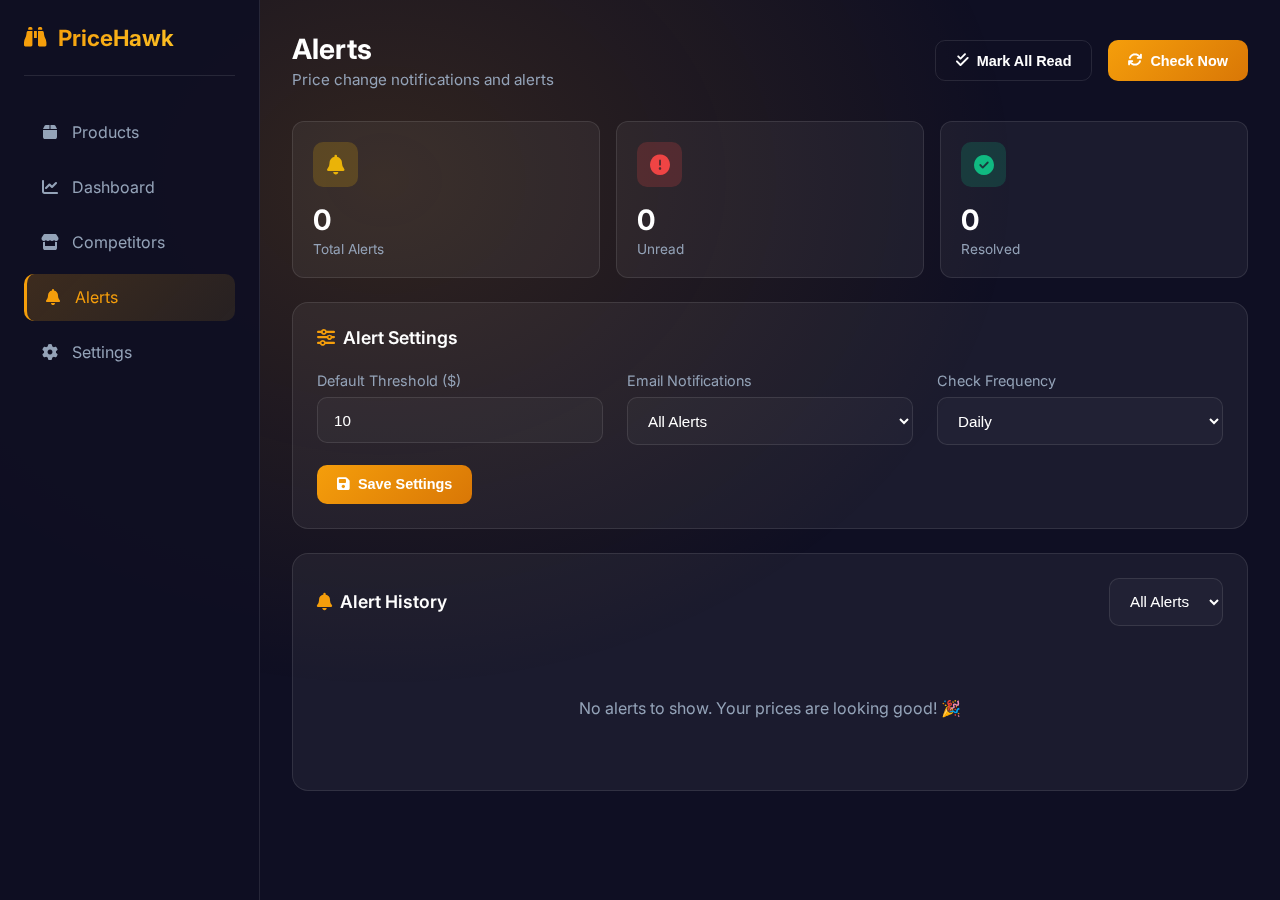
<file: alerts.html>
<!DOCTYPE html>
<html lang="en">

<head>
    <meta charset="UTF-8">
    <meta name="viewport" content="width=device-width, initial-scale=1.0">
    <title>Alerts - PriceHawk</title>
    <link href="https://fonts.googleapis.com/css2?family=Inter:wght@300;400;500;600;700;800&display=swap"
        rel="stylesheet">
    <link rel="stylesheet" href="https://cdnjs.cloudflare.com/ajax/libs/font-awesome/6.4.0/css/all.min.css">
    <link rel="stylesheet" href="styles.css">
    <script src="api.js"></script>
</head>

<body>
    <div class="bg-gradient"></div>

    <nav class="sidebar">
        <div class="sidebar-logo"><i class="fas fa-binoculars"></i><span>PriceHawk</span></div>
        <ul class="nav-menu">
            <li class="nav-item"><a href="index.html" class="nav-link"><i class="fas fa-box"></i> Products</a></li>
            <li class="nav-item"><a href="dashboard.html" class="nav-link"><i class="fas fa-chart-line"></i>
                    Dashboard</a></li>
            <li class="nav-item"><a href="competitors.html" class="nav-link"><i class="fas fa-store"></i>
                    Competitors</a></li>
            <li class="nav-item"><a href="alerts.html" class="nav-link active"><i class="fas fa-bell"></i> Alerts</a>
            </li>
            <li class="nav-item"><a href="settings.html" class="nav-link"><i class="fas fa-cog"></i> Settings</a></li>
        </ul>
    </nav>

    <main class="main-content">
        <div class="page-header">
            <div>
                <h1 class="page-title">Alerts</h1>
                <p class="page-subtitle">Price change notifications and alerts</p>
            </div>
            <div class="flex gap-2">
                <button class="btn btn-outline" onclick="markAllRead()"><i class="fas fa-check-double"></i> Mark All
                    Read</button>
                <button class="btn btn-primary" onclick="checkAlerts()"><i class="fas fa-sync"></i> Check Now</button>
            </div>
        </div>

        <div class="stats-grid">
            <div class="stat-card">
                <div class="stat-icon warning"><i class="fas fa-bell"></i></div>
                <div class="stat-value" id="totalAlerts">0</div>
                <div class="stat-label">Total Alerts</div>
            </div>
            <div class="stat-card">
                <div class="stat-icon danger"><i class="fas fa-exclamation-circle"></i></div>
                <div class="stat-value" id="unreadAlerts">0</div>
                <div class="stat-label">Unread</div>
            </div>
            <div class="stat-card">
                <div class="stat-icon success"><i class="fas fa-check-circle"></i></div>
                <div class="stat-value" id="resolvedAlerts">0</div>
                <div class="stat-label">Resolved</div>
            </div>
        </div>

        <div class="card">
            <div class="card-header">
                <h3 class="card-title"><i class="fas fa-sliders-h"></i> Alert Settings</h3>
            </div>
            <div class="grid-3">
                <div class="form-group">
                    <label class="form-label">Default Threshold ($)</label>
                    <input type="number" class="form-input" id="defaultThreshold" value="10" step="0.01">
                </div>
                <div class="form-group">
                    <label class="form-label">Email Notifications</label>
                    <select class="form-select" id="emailNotifs">
                        <option value="all">All Alerts</option>
                        <option value="important">Important Only</option>
                        <option value="none">Disabled</option>
                    </select>
                </div>
                <div class="form-group">
                    <label class="form-label">Check Frequency</label>
                    <select class="form-select" id="checkFreq">
                        <option value="hourly">Hourly</option>
                        <option value="daily">Daily</option>
                        <option value="weekly">Weekly</option>
                    </select>
                </div>
            </div>
            <button class="btn btn-primary" onclick="saveSettings()"><i class="fas fa-save"></i> Save Settings</button>
        </div>

        <div class="card">
            <div class="card-header">
                <h3 class="card-title"><i class="fas fa-bell"></i> Alert History</h3>
                <select class="form-select" style="width: auto;" id="alertFilter" onchange="filterAlerts()">
                    <option value="all">All Alerts</option>
                    <option value="unread">Unread</option>
                    <option value="read">Read</option>
                </select>
            </div>
            <div id="alertList"></div>
        </div>
    </main>

    <script>
        function loadAlerts() {
            const alerts = HawkAPI.alerts.getAll();

            document.getElementById('totalAlerts').textContent = alerts.length;
            document.getElementById('unreadAlerts').textContent = alerts.filter(a => !a.read).length;
            document.getElementById('resolvedAlerts').textContent = alerts.filter(a => a.resolved).length;

            renderAlerts(alerts);
            loadSettings();
        }

        function renderAlerts(alerts) {
            const container = document.getElementById('alertList');
            const filter = document.getElementById('alertFilter').value;

            let filtered = alerts;
            if (filter === 'unread') filtered = alerts.filter(a => !a.read);
            if (filter === 'read') filtered = alerts.filter(a => a.read);

            if (filtered.length === 0) {
                container.innerHTML = '<div style="text-align: center; padding: 3rem; color: var(--text-muted);">No alerts to show. Your prices are looking good! 🎉</div>';
                return;
            }

            container.innerHTML = filtered.map(a => `
                <div class="flex-between" style="padding: 1rem; background: ${a.read ? 'transparent' : 'rgba(245,158,11,0.05)'}; border: 1px solid var(--border); border-radius: 12px; margin-bottom: 0.75rem;">
                    <div class="flex gap-2" style="align-items: center;">
                        <div style="width: 45px; height: 45px; background: rgba(${a.type === 'price_alert' ? '245,158,11' : '239,68,68'},0.2); border-radius: 10px; display: flex; align-items: center; justify-content: center;">
                            <i class="fas fa-${a.type === 'price_alert' ? 'tag' : 'exclamation-triangle'}" style="color: ${a.type === 'price_alert' ? 'var(--primary)' : 'var(--danger)'}"></i>
                        </div>
                        <div>
                            <div style="font-weight: ${a.read ? '400' : '600'};">${a.productName || 'Price Alert'}</div>
                            <div class="text-muted" style="font-size: 0.85rem;">${a.message}</div>
                            <div class="text-muted" style="font-size: 0.8rem; margin-top: 0.25rem;">
                                Your: ${HawkAPI.format.currency(a.yourPrice)} vs Competitor: ${HawkAPI.format.currency(a.competitorPrice)}
                            </div>
                        </div>
                    </div>
                    <div class="flex gap-1" style="flex-direction: column; align-items: flex-end;">
                        <span class="text-muted" style="font-size: 0.8rem;">${HawkAPI.format.timeAgo(a.createdAt)}</span>
                        <div class="flex gap-1">
                            ${!a.read ? `<button class="btn btn-sm btn-outline" onclick="markRead('${a.id}')"><i class="fas fa-check"></i></button>` : ''}
                            <button class="btn btn-sm btn-outline" onclick="deleteAlert('${a.id}')"><i class="fas fa-trash"></i></button>
                        </div>
                    </div>
                </div>
            `).join('');
        }

        function filterAlerts() {
            renderAlerts(HawkAPI.alerts.getAll());
        }

        function markRead(id) {
            HawkAPI.alerts.markRead(id);
            loadAlerts();
        }

        function markAllRead() {
            const alerts = HawkAPI.alerts.getAll();
            alerts.forEach(a => a.read = true);
            HawkAPI.alerts.save(alerts);
            loadAlerts();
            HawkAPI.toast.success('All alerts marked as read');
        }

        function deleteAlert(id) {
            let alerts = HawkAPI.alerts.getAll();
            alerts = alerts.filter(a => a.id !== id);
            HawkAPI.alerts.save(alerts);
            loadAlerts();
        }

        function checkAlerts() {
            const newAlerts = HawkAPI.alerts.check();
            loadAlerts();
            if (newAlerts.length > 0) {
                HawkAPI.toast.show(`${newAlerts.length} new alert(s) found!`, 'warning');
            } else {
                HawkAPI.toast.success('No new alerts');
            }
        }

        function loadSettings() {
            const settings = HawkAPI.storage.get('alertSettings', {});
            document.getElementById('defaultThreshold').value = settings.threshold || 10;
            document.getElementById('emailNotifs').value = settings.emailNotifs || 'all';
            document.getElementById('checkFreq').value = settings.checkFreq || 'daily';
        }

        function saveSettings() {
            const settings = {
                threshold: parseFloat(document.getElementById('defaultThreshold').value) || 10,
                emailNotifs: document.getElementById('emailNotifs').value,
                checkFreq: document.getElementById('checkFreq').value
            };
            HawkAPI.storage.set('alertSettings', settings);
            HawkAPI.toast.success('Settings saved!');
        }

        loadAlerts();
    </script>
</body>

</html>
</file>
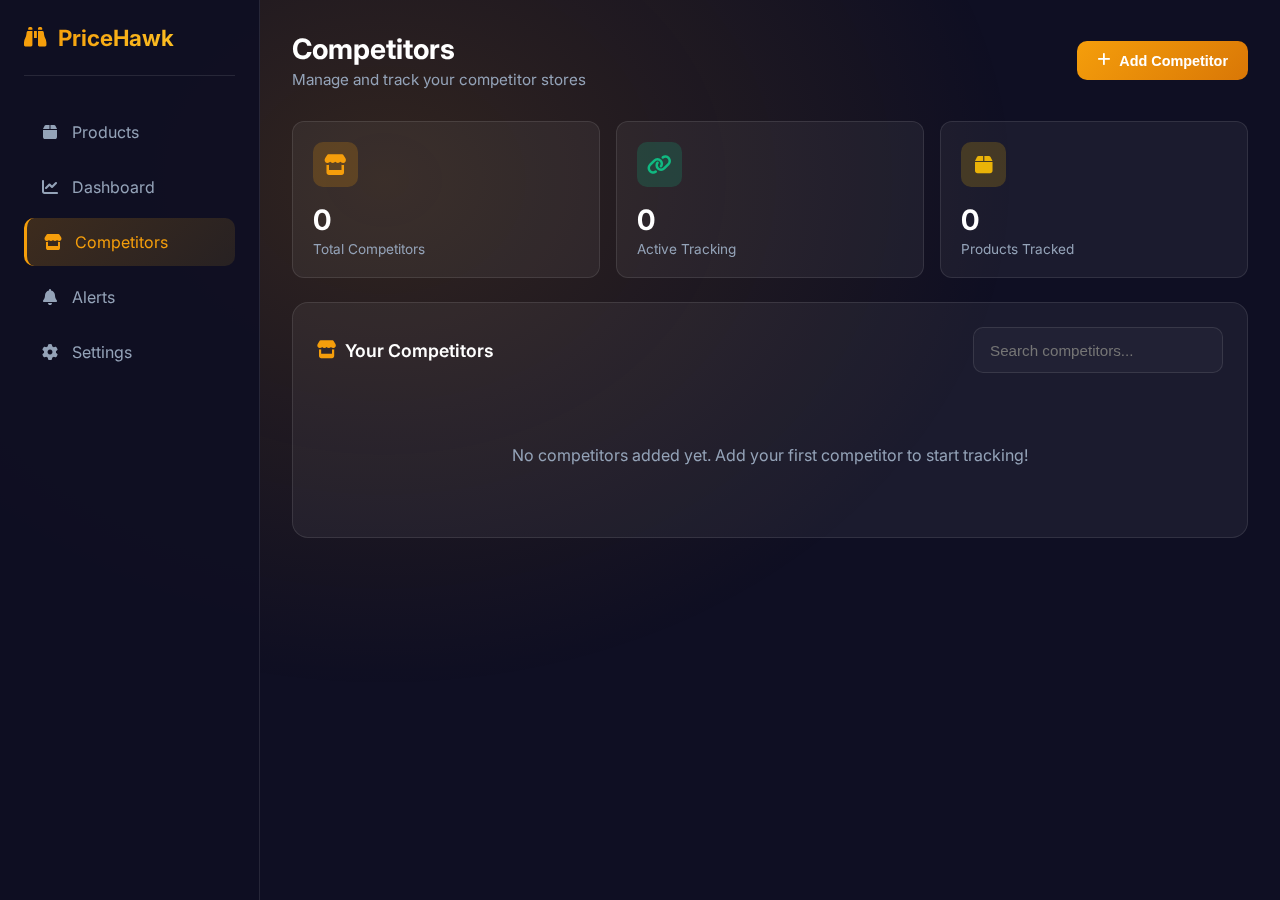
<file: competitors.html>
<!DOCTYPE html>
<html lang="en">

<head>
    <meta charset="UTF-8">
    <meta name="viewport" content="width=device-width, initial-scale=1.0">
    <title>Competitors - PriceHawk</title>
    <link href="https://fonts.googleapis.com/css2?family=Inter:wght@300;400;500;600;700;800&display=swap"
        rel="stylesheet">
    <link rel="stylesheet" href="https://cdnjs.cloudflare.com/ajax/libs/font-awesome/6.4.0/css/all.min.css">
    <link rel="stylesheet" href="styles.css">
    <script src="api.js"></script>
</head>

<body>
    <div class="bg-gradient"></div>

    <nav class="sidebar">
        <div class="sidebar-logo"><i class="fas fa-binoculars"></i><span>PriceHawk</span></div>
        <ul class="nav-menu">
            <li class="nav-item"><a href="index.html" class="nav-link"><i class="fas fa-box"></i> Products</a></li>
            <li class="nav-item"><a href="dashboard.html" class="nav-link"><i class="fas fa-chart-line"></i>
                    Dashboard</a></li>
            <li class="nav-item"><a href="competitors.html" class="nav-link active"><i class="fas fa-store"></i>
                    Competitors</a></li>
            <li class="nav-item"><a href="alerts.html" class="nav-link"><i class="fas fa-bell"></i> Alerts</a></li>
            <li class="nav-item"><a href="settings.html" class="nav-link"><i class="fas fa-cog"></i> Settings</a></li>
        </ul>
    </nav>

    <main class="main-content">
        <div class="page-header">
            <div>
                <h1 class="page-title">Competitors</h1>
                <p class="page-subtitle">Manage and track your competitor stores</p>
            </div>
            <button class="btn btn-primary" onclick="showAddModal()"><i class="fas fa-plus"></i> Add Competitor</button>
        </div>

        <div class="stats-grid">
            <div class="stat-card">
                <div class="stat-icon primary"><i class="fas fa-store"></i></div>
                <div class="stat-value" id="totalCompetitors">0</div>
                <div class="stat-label">Total Competitors</div>
            </div>
            <div class="stat-card">
                <div class="stat-icon success"><i class="fas fa-link"></i></div>
                <div class="stat-value" id="activeTracking">0</div>
                <div class="stat-label">Active Tracking</div>
            </div>
            <div class="stat-card">
                <div class="stat-icon warning"><i class="fas fa-box"></i></div>
                <div class="stat-value" id="productsTracked">0</div>
                <div class="stat-label">Products Tracked</div>
            </div>
        </div>

        <div class="card">
            <div class="card-header">
                <h3 class="card-title"><i class="fas fa-store"></i> Your Competitors</h3>
                <input type="text" class="form-input" style="width: 250px;" placeholder="Search competitors..."
                    id="searchInput" oninput="filterCompetitors()">
            </div>

            <div id="competitorGrid"
                style="display: grid; grid-template-columns: repeat(auto-fill, minmax(300px, 1fr)); gap: 1rem;"></div>
        </div>
    </main>

    <div class="modal" id="addModal"
        style="position: fixed; inset: 0; background: rgba(0,0,0,0.8); display: none; align-items: center; justify-content: center; z-index: 1000;">
        <div
            style="background: var(--bg-dark); border: 1px solid var(--border); border-radius: 20px; padding: 2rem; max-width: 500px; width: 90%;">
            <h3 style="margin-bottom: 1.5rem;">Add Competitor</h3>
            <div class="form-group">
                <label class="form-label">Competitor Name</label>
                <input type="text" class="form-input" id="compName" placeholder="e.g. Amazon, eBay">
            </div>
            <div class="form-group">
                <label class="form-label">Website URL</label>
                <input type="url" class="form-input" id="compUrl" placeholder="https://competitor.com">
            </div>
            <div class="form-group">
                <label class="form-label">Category</label>
                <select class="form-select" id="compCategory">
                    <option value="direct">Direct Competitor</option>
                    <option value="marketplace">Marketplace</option>
                    <option value="retailer">Retailer</option>
                    <option value="wholesale">Wholesale</option>
                </select>
            </div>
            <div class="form-group">
                <label class="form-label">Notes</label>
                <textarea class="form-input" id="compNotes" rows="3"
                    placeholder="Optional notes about this competitor"></textarea>
            </div>
            <div class="flex gap-2" style="margin-top: 1.5rem;">
                <button class="btn btn-primary" onclick="addCompetitor()" style="flex: 1;"><i class="fas fa-plus"></i>
                    Add Competitor</button>
                <button class="btn btn-outline" onclick="hideAddModal()">Cancel</button>
            </div>
        </div>
    </div>

    <script>
        function loadCompetitors() {
            const competitors = HawkAPI.competitors.getAll();
            const products = HawkAPI.products.getAll();

            document.getElementById('totalCompetitors').textContent = competitors.length;
            document.getElementById('activeTracking').textContent = competitors.filter(c => c.isActive !== false).length;
            document.getElementById('productsTracked').textContent = products.length;

            renderCompetitors(competitors);
        }

        function renderCompetitors(competitors) {
            const container = document.getElementById('competitorGrid');

            if (competitors.length === 0) {
                container.innerHTML = '<div style="text-align: center; padding: 3rem; color: var(--text-muted); grid-column: 1/-1;">No competitors added yet. Add your first competitor to start tracking!</div>';
                return;
            }

            container.innerHTML = competitors.map(c => `
                <div class="card" style="margin-bottom: 0;">
                    <div class="flex-between mb-2">
                        <div class="flex gap-2" style="align-items: center;">
                            <div style="width: 40px; height: 40px; background: linear-gradient(135deg, var(--primary), var(--secondary)); border-radius: 10px; display: flex; align-items: center; justify-content: center;">
                                <i class="fas fa-store"></i>
                            </div>
                            <div>
                                <div style="font-weight: 600;">${c.name}</div>
                                <div class="text-muted" style="font-size: 0.8rem;">${c.category || 'Direct Competitor'}</div>
                            </div>
                        </div>
                        <span class="badge ${c.isActive !== false ? 'badge-success' : 'badge-warning'}">${c.isActive !== false ? 'Active' : 'Paused'}</span>
                    </div>
                    <div class="text-muted mb-2" style="font-size: 0.85rem;">
                        <i class="fas fa-link"></i> <a href="${c.url}" target="_blank" style="color: var(--primary);">${new URL(c.url).hostname}</a>
                    </div>
                    ${c.notes ? `<div class="text-muted mb-2" style="font-size: 0.85rem;">${c.notes}</div>` : ''}
                    <div class="flex gap-1" style="margin-top: 1rem;">
                        <button class="btn btn-sm btn-outline" onclick="toggleCompetitor('${c.id}')">
                            <i class="fas fa-${c.isActive !== false ? 'pause' : 'play'}"></i> ${c.isActive !== false ? 'Pause' : 'Resume'}
                        </button>
                        <button class="btn btn-sm btn-outline" onclick="scrapeCompetitor('${c.id}')">
                            <i class="fas fa-sync"></i> Refresh
                        </button>
                        <button class="btn btn-sm btn-danger" onclick="deleteCompetitor('${c.id}')">
                            <i class="fas fa-trash"></i>
                        </button>
                    </div>
                </div>
            `).join('');
        }

        function filterCompetitors() {
            const search = document.getElementById('searchInput').value.toLowerCase();
            const competitors = HawkAPI.competitors.getAll().filter(c =>
                c.name.toLowerCase().includes(search) ||
                c.url.toLowerCase().includes(search)
            );
            renderCompetitors(competitors);
        }

        function showAddModal() { document.getElementById('addModal').style.display = 'flex'; }
        function hideAddModal() { document.getElementById('addModal').style.display = 'none'; }

        function addCompetitor() {
            const name = document.getElementById('compName').value.trim();
            const url = document.getElementById('compUrl').value.trim();
            const category = document.getElementById('compCategory').value;
            const notes = document.getElementById('compNotes').value.trim();

            if (!name || !url) {
                HawkAPI.toast.error('Please fill in required fields');
                return;
            }

            try {
                new URL(url);
            } catch {
                HawkAPI.toast.error('Please enter a valid URL');
                return;
            }

            HawkAPI.competitors.add({ name, url, category, notes, isActive: true });
            hideAddModal();
            loadCompetitors();
            HawkAPI.toast.success('Competitor added!');

            // Clear form
            ['compName', 'compUrl', 'compNotes'].forEach(id => document.getElementById(id).value = '');
        }

        function toggleCompetitor(id) {
            const competitors = HawkAPI.competitors.getAll();
            const comp = competitors.find(c => c.id === id);
            if (comp) {
                comp.isActive = !comp.isActive;
                HawkAPI.competitors.save(competitors);
                loadCompetitors();
                HawkAPI.toast.success(comp.isActive ? 'Tracking resumed' : 'Tracking paused');
            }
        }

        async function scrapeCompetitor(id) {
            const competitors = HawkAPI.competitors.getAll();
            const comp = competitors.find(c => c.id === id);
            if (comp) {
                HawkAPI.toast.show('Fetching latest prices...');
                await HawkAPI.scrapePrice(comp.url);
                comp.lastScraped = new Date().toISOString();
                HawkAPI.competitors.save(competitors);
                loadCompetitors();
                HawkAPI.toast.success('Prices updated!');
            }
        }

        function deleteCompetitor(id) {
            if (!confirm('Delete this competitor?')) return;
            HawkAPI.competitors.delete(id);
            loadCompetitors();
            HawkAPI.toast.success('Competitor deleted');
        }

        loadCompetitors();
    </script>
</body>

</html>
</file>
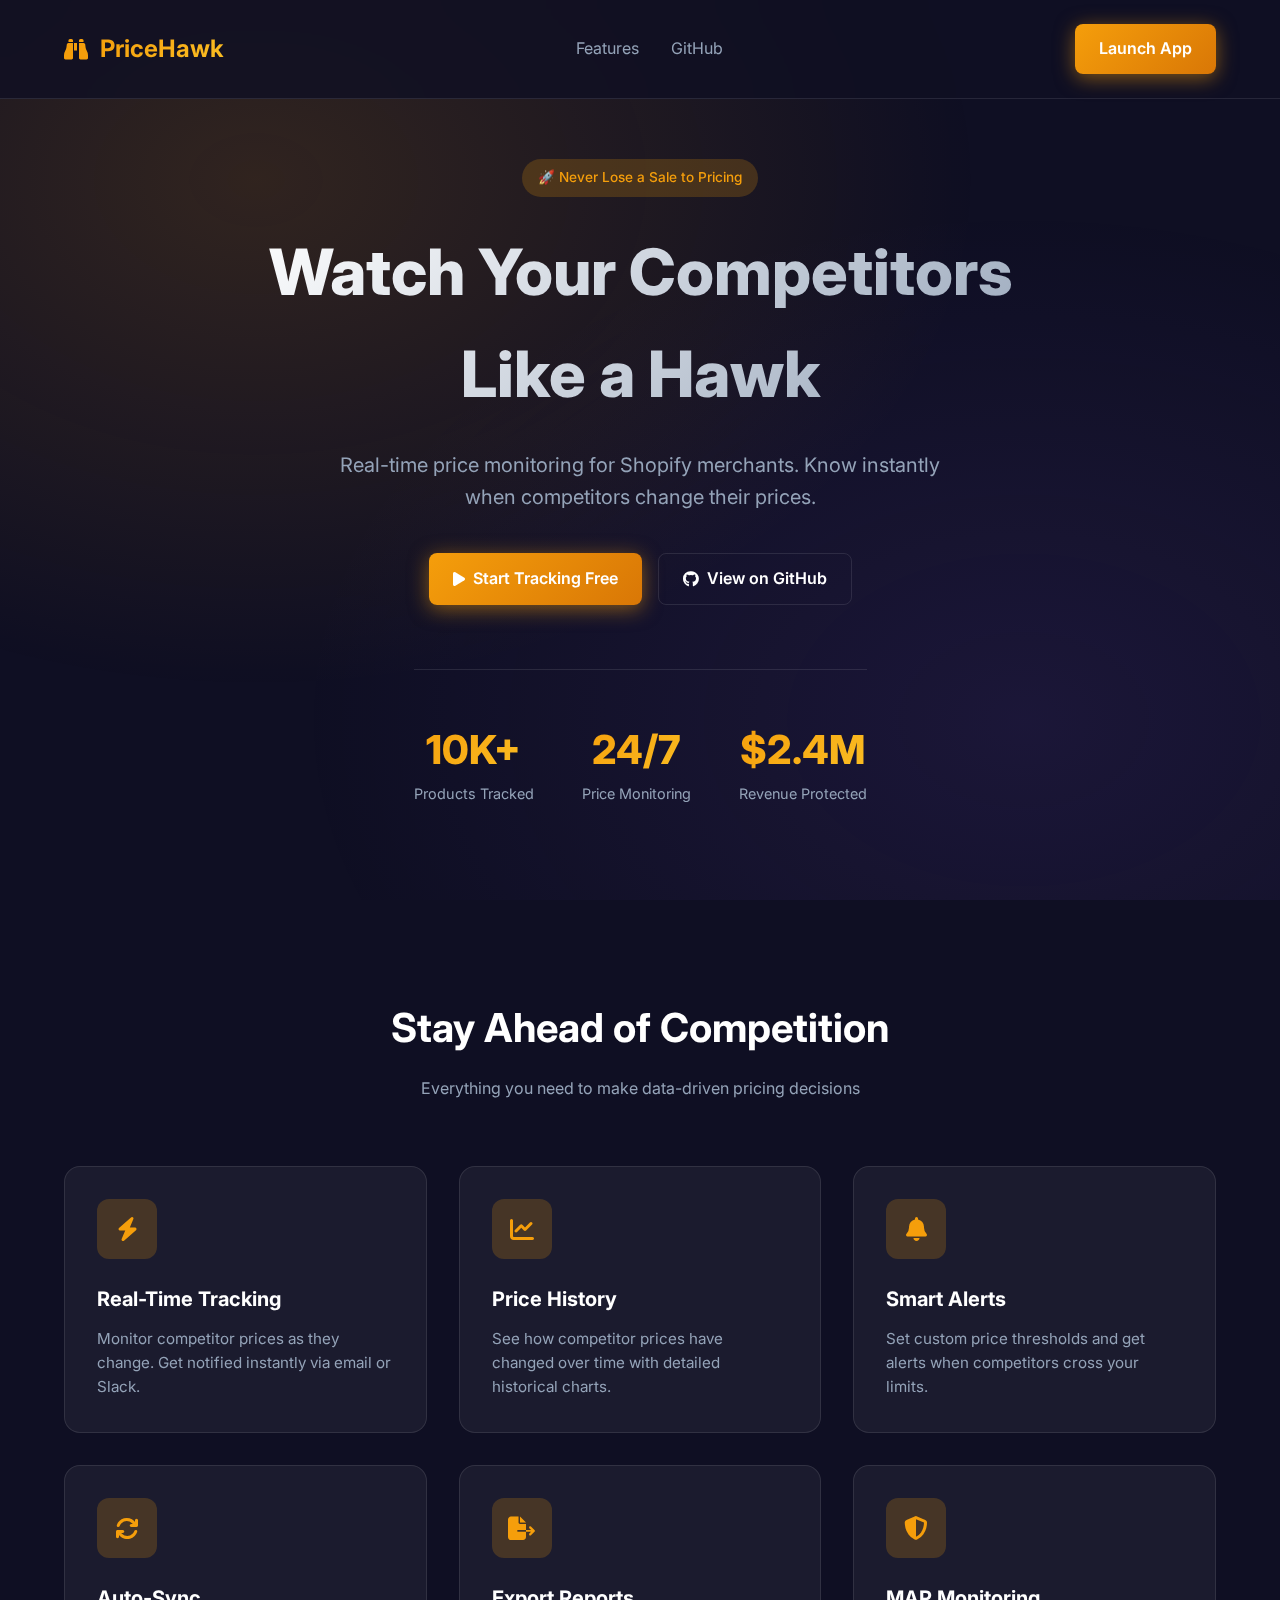
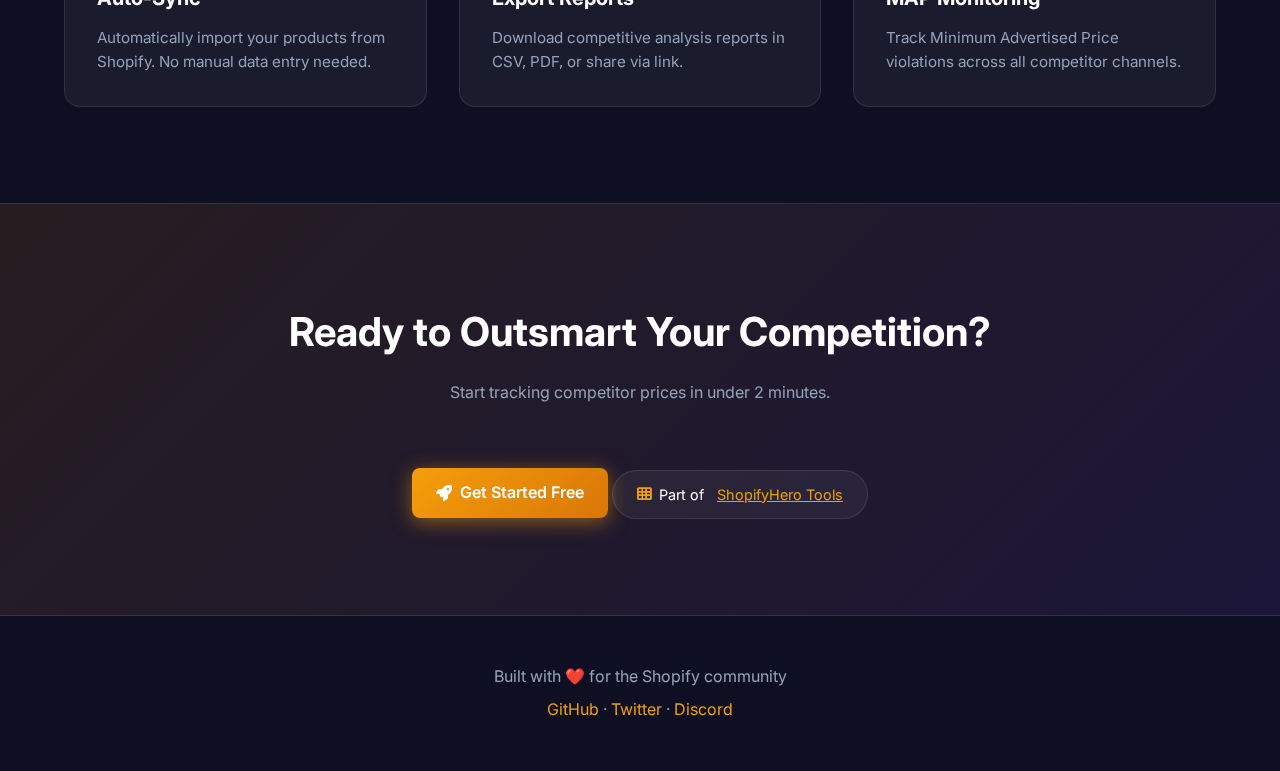
<file: landing.html>
<!DOCTYPE html>
<html lang="en">

<head>
    <meta charset="UTF-8">
    <meta name="viewport" content="width=device-width, initial-scale=1.0">
    <title>PriceHawk - Competitor Price Tracking for Shopify</title>
    <meta name="description"
        content="Track competitor prices in real-time. Get instant alerts when competitors change prices. Stay competitive.">
    <link href="https://fonts.googleapis.com/css2?family=Inter:wght@300;400;500;600;700;800&display=swap"
        rel="stylesheet">
    <link rel="stylesheet" href="https://cdnjs.cloudflare.com/ajax/libs/font-awesome/6.4.0/css/all.min.css">
    <style>
        :root {
            --primary: #f59e0b;
            --primary-dark: #d97706;
            --secondary: #8b5cf6;
            --bg-dark: #0f0f23;
            --bg-card: rgba(255, 255, 255, 0.05);
            --text: #ffffff;
            --text-muted: #94a3b8;
            --border: rgba(255, 255, 255, 0.1);
            --glow: rgba(245, 158, 11, 0.5);
        }

        * {
            margin: 0;
            padding: 0;
            box-sizing: border-box;
        }

        body {
            font-family: 'Inter', sans-serif;
            background: var(--bg-dark);
            color: var(--text);
            line-height: 1.6;
        }

        .bg-gradient {
            position: fixed;
            inset: 0;
            background:
                radial-gradient(ellipse at 20% 20%, rgba(245, 158, 11, 0.15) 0%, transparent 50%),
                radial-gradient(ellipse at 80% 80%, rgba(139, 92, 246, 0.1) 0%, transparent 50%);
            z-index: -1;
        }

        nav {
            display: flex;
            justify-content: space-between;
            align-items: center;
            padding: 1.5rem 5%;
            position: fixed;
            width: 100%;
            backdrop-filter: blur(20px);
            background: rgba(15, 15, 35, 0.8);
            border-bottom: 1px solid var(--border);
            z-index: 100;
        }

        .logo {
            display: flex;
            align-items: center;
            gap: 0.75rem;
            font-size: 1.5rem;
            font-weight: 700;
        }

        .logo i {
            color: var(--primary);
        }

        .logo span {
            background: linear-gradient(135deg, var(--primary), #fbbf24);
            -webkit-background-clip: text;
            -webkit-text-fill-color: transparent;
        }

        .nav-links {
            display: flex;
            gap: 2rem;
        }

        .nav-links a {
            color: var(--text-muted);
            text-decoration: none;
            transition: color 0.3s;
        }

        .nav-links a:hover {
            color: var(--text);
        }

        .btn {
            padding: 0.75rem 1.5rem;
            border: none;
            border-radius: 8px;
            font-weight: 600;
            cursor: pointer;
            transition: all 0.3s ease;
            text-decoration: none;
            display: inline-flex;
            align-items: center;
            gap: 0.5rem;
        }

        .btn-primary {
            background: linear-gradient(135deg, var(--primary), var(--primary-dark));
            color: white;
            box-shadow: 0 4px 20px var(--glow);
        }

        .btn-primary:hover {
            transform: translateY(-2px);
            box-shadow: 0 8px 30px var(--glow);
        }

        .hero {
            min-height: 100vh;
            display: flex;
            flex-direction: column;
            justify-content: center;
            align-items: center;
            text-align: center;
            padding: 8rem 5% 4rem;
        }

        .badge {
            background: rgba(245, 158, 11, 0.2);
            color: var(--primary);
            padding: 0.5rem 1rem;
            border-radius: 20px;
            font-size: 0.85rem;
            font-weight: 500;
            margin-bottom: 1.5rem;
        }

        .hero h1 {
            font-size: 4rem;
            font-weight: 800;
            margin-bottom: 1.5rem;
            background: linear-gradient(135deg, #fff 0%, #94a3b8 100%);
            -webkit-background-clip: text;
            -webkit-text-fill-color: transparent;
            max-width: 800px;
        }

        .hero p {
            color: var(--text-muted);
            font-size: 1.25rem;
            max-width: 600px;
            margin-bottom: 2.5rem;
        }

        .hero-buttons {
            display: flex;
            gap: 1rem;
            flex-wrap: wrap;
            justify-content: center;
        }

        .btn-outline {
            background: transparent;
            color: var(--text);
            border: 1px solid var(--border);
        }

        .stats {
            display: flex;
            gap: 3rem;
            margin-top: 4rem;
            padding-top: 3rem;
            border-top: 1px solid var(--border);
        }

        .stat {
            text-align: center;
        }

        .stat-value {
            font-size: 2.5rem;
            font-weight: 800;
            background: linear-gradient(135deg, var(--primary), #fbbf24);
            -webkit-background-clip: text;
            -webkit-text-fill-color: transparent;
        }

        .stat-label {
            color: var(--text-muted);
            font-size: 0.9rem;
        }

        .features {
            padding: 6rem 5%;
        }

        .section-header {
            text-align: center;
            margin-bottom: 4rem;
        }

        .section-header h2 {
            font-size: 2.5rem;
            margin-bottom: 1rem;
        }

        .section-header p {
            color: var(--text-muted);
            max-width: 600px;
            margin: 0 auto;
        }

        .features-grid {
            display: grid;
            grid-template-columns: repeat(auto-fit, minmax(300px, 1fr));
            gap: 2rem;
            max-width: 1200px;
            margin: 0 auto;
        }

        .feature-card {
            background: var(--bg-card);
            backdrop-filter: blur(20px);
            border: 1px solid var(--border);
            border-radius: 16px;
            padding: 2rem;
            transition: all 0.3s ease;
        }

        .feature-card:hover {
            transform: translateY(-4px);
            border-color: var(--primary);
        }

        .feature-icon {
            width: 60px;
            height: 60px;
            border-radius: 12px;
            background: rgba(245, 158, 11, 0.2);
            display: flex;
            align-items: center;
            justify-content: center;
            font-size: 1.5rem;
            color: var(--primary);
            margin-bottom: 1.5rem;
        }

        .feature-card h3 {
            font-size: 1.25rem;
            margin-bottom: 0.75rem;
        }

        .feature-card p {
            color: var(--text-muted);
            font-size: 0.95rem;
        }

        .cta {
            padding: 6rem 5%;
            text-align: center;
            background: linear-gradient(135deg, rgba(245, 158, 11, 0.1), rgba(139, 92, 246, 0.1));
            border-top: 1px solid var(--border);
            border-bottom: 1px solid var(--border);
        }

        .cta h2 {
            font-size: 2.5rem;
            margin-bottom: 1rem;
        }

        .cta p {
            color: var(--text-muted);
            margin-bottom: 2rem;
        }

        footer {
            padding: 3rem 5%;
            text-align: center;
            color: var(--text-muted);
        }

        footer a {
            color: var(--primary);
            text-decoration: none;
        }

        .suite-badge {
            display: inline-flex;
            align-items: center;
            gap: 0.5rem;
            background: var(--bg-card);
            border: 1px solid var(--border);
            padding: 0.75rem 1.5rem;
            border-radius: 30px;
            margin-top: 2rem;
            font-size: 0.9rem;
        }

        @media (max-width: 768px) {
            .hero h1 {
                font-size: 2.5rem;
            }

            .stats {
                flex-direction: column;
                gap: 1.5rem;
            }

            .nav-links {
                display: none;
            }
        }
    </style>
</head>

<body>
    <div class="bg-gradient"></div>

    <nav>
        <div class="logo">
            <i class="fas fa-binoculars"></i>
            <span>PriceHawk</span>
        </div>
        <div class="nav-links">
            <a href="#features">Features</a>
            <a href="https://github.com">GitHub</a>
        </div>
        <a href="index.html" class="btn btn-primary">Launch App</a>
    </nav>

    <section class="hero">
        <span class="badge">🚀 Never Lose a Sale to Pricing</span>
        <h1>Watch Your Competitors Like a Hawk</h1>
        <p>Real-time price monitoring for Shopify merchants. Know instantly when competitors change their prices.</p>

        <div class="hero-buttons">
            <a href="index.html" class="btn btn-primary">
                <i class="fas fa-play"></i>
                Start Tracking Free
            </a>
            <a href="https://github.com" class="btn btn-outline">
                <i class="fab fa-github"></i>
                View on GitHub
            </a>
        </div>

        <div class="stats">
            <div class="stat">
                <div class="stat-value">10K+</div>
                <div class="stat-label">Products Tracked</div>
            </div>
            <div class="stat">
                <div class="stat-value">24/7</div>
                <div class="stat-label">Price Monitoring</div>
            </div>
            <div class="stat">
                <div class="stat-value">$2.4M</div>
                <div class="stat-label">Revenue Protected</div>
            </div>
        </div>
    </section>

    <section class="features" id="features">
        <div class="section-header">
            <h2>Stay Ahead of Competition</h2>
            <p>Everything you need to make data-driven pricing decisions</p>
        </div>

        <div class="features-grid">
            <div class="feature-card">
                <div class="feature-icon"><i class="fas fa-bolt"></i></div>
                <h3>Real-Time Tracking</h3>
                <p>Monitor competitor prices as they change. Get notified instantly via email or Slack.</p>
            </div>
            <div class="feature-card">
                <div class="feature-icon"><i class="fas fa-chart-line"></i></div>
                <h3>Price History</h3>
                <p>See how competitor prices have changed over time with detailed historical charts.</p>
            </div>
            <div class="feature-card">
                <div class="feature-icon"><i class="fas fa-bell"></i></div>
                <h3>Smart Alerts</h3>
                <p>Set custom price thresholds and get alerts when competitors cross your limits.</p>
            </div>
            <div class="feature-card">
                <div class="feature-icon"><i class="fas fa-sync"></i></div>
                <h3>Auto-Sync</h3>
                <p>Automatically import your products from Shopify. No manual data entry needed.</p>
            </div>
            <div class="feature-card">
                <div class="feature-icon"><i class="fas fa-file-export"></i></div>
                <h3>Export Reports</h3>
                <p>Download competitive analysis reports in CSV, PDF, or share via link.</p>
            </div>
            <div class="feature-card">
                <div class="feature-icon"><i class="fas fa-shield-alt"></i></div>
                <h3>MAP Monitoring</h3>
                <p>Track Minimum Advertised Price violations across all competitor channels.</p>
            </div>
        </div>
    </section>

    <section class="cta">
        <h2>Ready to Outsmart Your Competition?</h2>
        <p>Start tracking competitor prices in under 2 minutes.</p>
        <a href="index.html" class="btn btn-primary">
            <i class="fas fa-rocket"></i>
            Get Started Free
        </a>
        <div class="suite-badge">
            <i class="fas fa-th" style="color: var(--primary);"></i>
            Part of <a href="#" style="color: var(--primary); margin-left: 5px;">ShopifyHero Tools</a>
        </div>
    </section>

    <footer>
        <p>Built with ❤️ for the Shopify community</p>
        <p style="margin-top: 0.5rem;">
            <a href="https://github.com">GitHub</a> ·
            <a href="#">Twitter</a> ·
            <a href="#">Discord</a>
        </p>
    </footer>
</body>

</html>
</file>
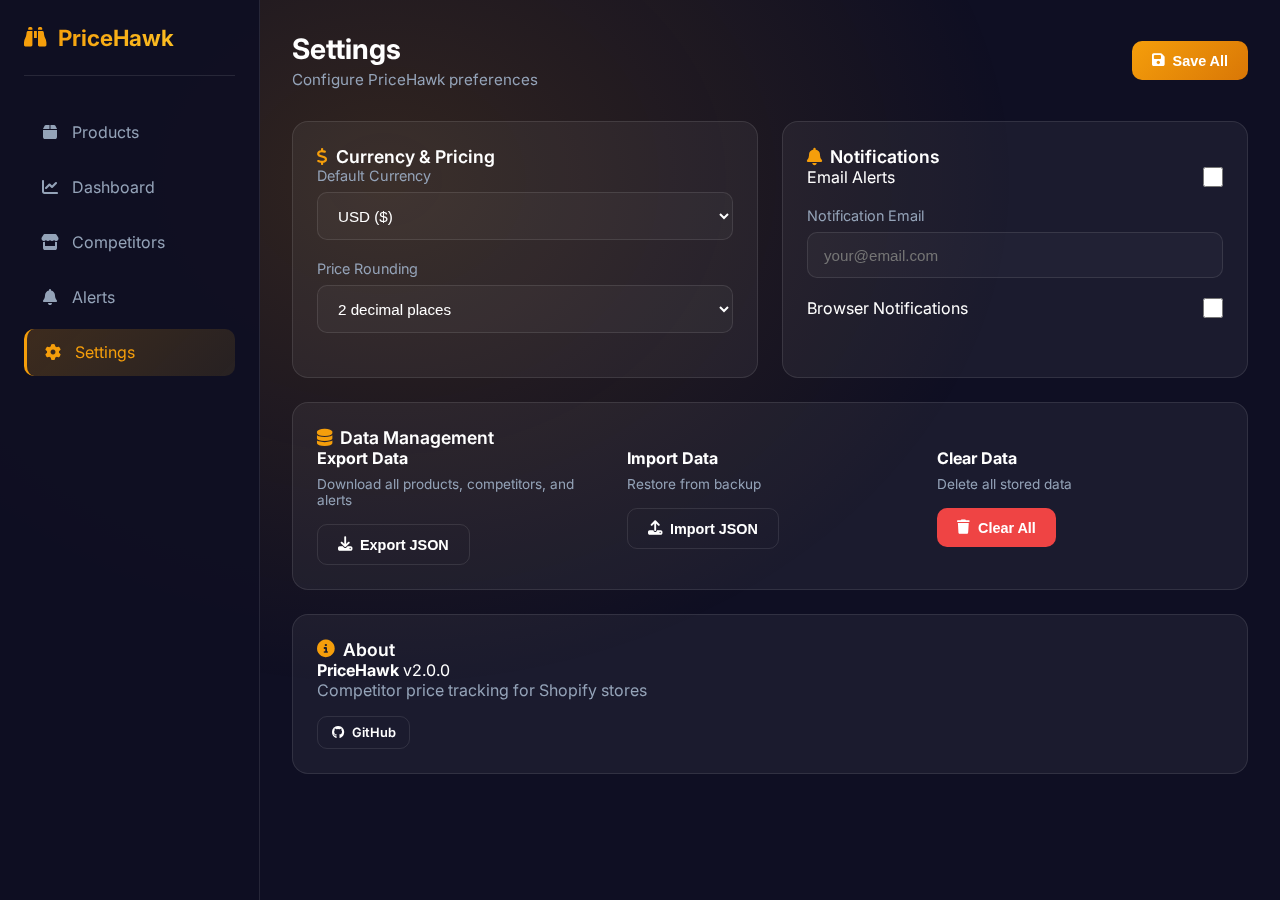
<file: settings.html>
<!DOCTYPE html>
<html lang="en">

<head>
    <meta charset="UTF-8">
    <meta name="viewport" content="width=device-width, initial-scale=1.0">
    <title>Settings - PriceHawk</title>
    <link href="https://fonts.googleapis.com/css2?family=Inter:wght@300;400;500;600;700;800&display=swap"
        rel="stylesheet">
    <link rel="stylesheet" href="https://cdnjs.cloudflare.com/ajax/libs/font-awesome/6.4.0/css/all.min.css">
    <link rel="stylesheet" href="styles.css">
    <script src="api.js"></script>
</head>

<body>
    <div class="bg-gradient"></div>

    <nav class="sidebar">
        <div class="sidebar-logo"><i class="fas fa-binoculars"></i><span>PriceHawk</span></div>
        <ul class="nav-menu">
            <li class="nav-item"><a href="index.html" class="nav-link"><i class="fas fa-box"></i> Products</a></li>
            <li class="nav-item"><a href="dashboard.html" class="nav-link"><i class="fas fa-chart-line"></i>
                    Dashboard</a></li>
            <li class="nav-item"><a href="competitors.html" class="nav-link"><i class="fas fa-store"></i>
                    Competitors</a></li>
            <li class="nav-item"><a href="alerts.html" class="nav-link"><i class="fas fa-bell"></i> Alerts</a></li>
            <li class="nav-item"><a href="settings.html" class="nav-link active"><i class="fas fa-cog"></i> Settings</a>
            </li>
        </ul>
    </nav>

    <main class="main-content">
        <div class="page-header">
            <div>
                <h1 class="page-title">Settings</h1>
                <p class="page-subtitle">Configure PriceHawk preferences</p>
            </div>
            <button class="btn btn-primary" onclick="saveAllSettings()"><i class="fas fa-save"></i> Save All</button>
        </div>

        <div class="grid-2">
            <div class="card">
                <h3 class="card-title"><i class="fas fa-dollar-sign"></i> Currency & Pricing</h3>
                <div class="form-group">
                    <label class="form-label">Default Currency</label>
                    <select class="form-select" id="currency">
                        <option value="USD">USD ($)</option>
                        <option value="EUR">EUR (€)</option>
                        <option value="GBP">GBP (£)</option>
                        <option value="CAD">CAD ($)</option>
                        <option value="AUD">AUD ($)</option>
                    </select>
                </div>
                <div class="form-group">
                    <label class="form-label">Price Rounding</label>
                    <select class="form-select" id="rounding">
                        <option value="2">2 decimal places</option>
                        <option value="0">No decimals</option>
                        <option value=".99">Round to .99</option>
                    </select>
                </div>
            </div>

            <div class="card">
                <h3 class="card-title"><i class="fas fa-bell"></i> Notifications</h3>
                <div class="form-group">
                    <label class="flex-between" style="cursor: pointer;">
                        <span>Email Alerts</span>
                        <input type="checkbox" id="emailAlerts"
                            style="width: 20px; height: 20px; accent-color: var(--primary);">
                    </label>
                </div>
                <div class="form-group">
                    <label class="form-label">Notification Email</label>
                    <input type="email" class="form-input" id="notifEmail" placeholder="your@email.com">
                </div>
                <div class="form-group">
                    <label class="flex-between" style="cursor: pointer;">
                        <span>Browser Notifications</span>
                        <input type="checkbox" id="browserNotifs"
                            style="width: 20px; height: 20px; accent-color: var(--primary);">
                    </label>
                </div>
            </div>
        </div>

        <div class="card">
            <h3 class="card-title"><i class="fas fa-database"></i> Data Management</h3>
            <div class="grid-3">
                <div>
                    <h4 style="margin-bottom: 0.5rem;">Export Data</h4>
                    <p class="text-muted mb-2" style="font-size: 0.85rem;">Download all products, competitors, and
                        alerts</p>
                    <button class="btn btn-outline" onclick="exportData()"><i class="fas fa-download"></i> Export
                        JSON</button>
                </div>
                <div>
                    <h4 style="margin-bottom: 0.5rem;">Import Data</h4>
                    <p class="text-muted mb-2" style="font-size: 0.85rem;">Restore from backup</p>
                    <button class="btn btn-outline" onclick="importData()"><i class="fas fa-upload"></i> Import
                        JSON</button>
                </div>
                <div>
                    <h4 style="margin-bottom: 0.5rem;">Clear Data</h4>
                    <p class="text-muted mb-2" style="font-size: 0.85rem;">Delete all stored data</p>
                    <button class="btn btn-danger" onclick="clearData()"><i class="fas fa-trash"></i> Clear All</button>
                </div>
            </div>
        </div>

        <div class="card">
            <h3 class="card-title"><i class="fas fa-info-circle"></i> About</h3>
            <p><strong>PriceHawk</strong> v2.0.0</p>
            <p class="text-muted mt-1">Competitor price tracking for Shopify stores</p>
            <p class="mt-2">
                <a href="https://github.com/mabwfas/price-hawk" target="_blank" class="btn btn-sm btn-outline"><i
                        class="fab fa-github"></i> GitHub</a>
            </p>
        </div>
    </main>

    <script>
        function loadSettings() {
            const settings = HawkAPI.storage.get('settings', {});
            document.getElementById('currency').value = settings.currency || 'USD';
            document.getElementById('rounding').value = settings.rounding || '2';
            document.getElementById('emailAlerts').checked = settings.emailAlerts || false;
            document.getElementById('notifEmail').value = settings.notifEmail || '';
            document.getElementById('browserNotifs').checked = settings.browserNotifs || false;
        }

        function saveAllSettings() {
            const settings = {
                currency: document.getElementById('currency').value,
                rounding: document.getElementById('rounding').value,
                emailAlerts: document.getElementById('emailAlerts').checked,
                notifEmail: document.getElementById('notifEmail').value,
                browserNotifs: document.getElementById('browserNotifs').checked
            };
            HawkAPI.storage.set('settings', settings);
            HawkAPI.toast.success('Settings saved!');
        }

        function exportData() {
            const data = HawkAPI.exportData();
            const blob = new Blob([JSON.stringify(data, null, 2)], { type: 'application/json' });
            const a = document.createElement('a');
            a.href = URL.createObjectURL(blob);
            a.download = 'pricehawk-backup.json';
            a.click();
            HawkAPI.toast.success('Data exported!');
        }

        function importData() {
            const input = document.createElement('input');
            input.type = 'file';
            input.accept = '.json';
            input.onchange = e => {
                const reader = new FileReader();
                reader.onload = event => {
                    try {
                        const data = JSON.parse(event.target.result);
                        HawkAPI.importData(data);
                        HawkAPI.toast.success('Data imported!');
                    } catch {
                        HawkAPI.toast.error('Invalid file');
                    }
                };
                reader.readAsText(e.target.files[0]);
            };
            input.click();
        }

        function clearData() {
            if (!confirm('Delete ALL data? This cannot be undone!')) return;
            Object.keys(localStorage).forEach(key => {
                if (key.startsWith('hawk_')) localStorage.removeItem(key);
            });
            HawkAPI.toast.success('All data cleared');
            loadSettings();
        }

        loadSettings();
    </script>
</body>

</html>
</file>
<file: styles.css>
/* PriceHawk - Shared Styles */
:root {
    --primary: #f59e0b;
    --primary-dark: #d97706;
    --secondary: #8b5cf6;
    --success: #10b981;
    --warning: #eab308;
    --danger: #ef4444;
    --bg-dark: #0f0f23;
    --bg-card: rgba(255, 255, 255, 0.05);
    --text: #fff;
    --text-muted: #94a3b8;
    --border: rgba(255, 255, 255, 0.1);
}

* {
    margin: 0;
    padding: 0;
    box-sizing: border-box;
}

body {
    font-family: 'Inter', sans-serif;
    background: var(--bg-dark);
    color: var(--text);
    min-height: 100vh;
}

.bg-gradient {
    position: fixed;
    inset: 0;
    background: radial-gradient(ellipse at 30% 20%, rgba(245, 158, 11, 0.15) 0%, transparent 50%);
    z-index: -1;
}

/* Sidebar Navigation */
.sidebar {
    position: fixed;
    left: 0;
    top: 0;
    bottom: 0;
    width: 260px;
    background: rgba(15, 15, 35, 0.95);
    border-right: 1px solid var(--border);
    padding: 1.5rem;
    display: flex;
    flex-direction: column;
    z-index: 100;
}

.sidebar-logo {
    display: flex;
    align-items: center;
    gap: 0.75rem;
    font-size: 1.4rem;
    font-weight: 700;
    margin-bottom: 2rem;
    padding-bottom: 1.5rem;
    border-bottom: 1px solid var(--border);
}

.sidebar-logo i {
    color: var(--primary);
}

.sidebar-logo span {
    background: linear-gradient(135deg, var(--primary), #fbbf24);
    -webkit-background-clip: text;
    -webkit-text-fill-color: transparent;
}

.nav-menu {
    list-style: none;
    flex: 1;
}

.nav-item {
    margin-bottom: 0.5rem;
}

.nav-link {
    display: flex;
    align-items: center;
    gap: 0.75rem;
    padding: 0.85rem 1rem;
    color: var(--text-muted);
    text-decoration: none;
    border-radius: 10px;
    transition: all 0.3s;
}

.nav-link:hover {
    background: var(--bg-card);
    color: var(--text);
}

.nav-link.active {
    background: linear-gradient(135deg, rgba(245, 158, 11, 0.2), rgba(251, 191, 36, 0.1));
    color: var(--primary);
    border-left: 3px solid var(--primary);
}

.nav-link i {
    width: 20px;
    text-align: center;
}

/* Main Content */
.main-content {
    margin-left: 260px;
    padding: 2rem;
    min-height: 100vh;
}

.page-header {
    display: flex;
    justify-content: space-between;
    align-items: center;
    margin-bottom: 2rem;
}

.page-title {
    font-size: 1.75rem;
    font-weight: 700;
}

.page-subtitle {
    color: var(--text-muted);
    font-size: 0.95rem;
    margin-top: 0.25rem;
}

/* Cards */
.card {
    background: var(--bg-card);
    border: 1px solid var(--border);
    border-radius: 16px;
    padding: 1.5rem;
    margin-bottom: 1.5rem;
}

.card-header {
    display: flex;
    justify-content: space-between;
    align-items: center;
    margin-bottom: 1.5rem;
}

.card-title {
    font-size: 1.1rem;
    font-weight: 600;
    display: flex;
    align-items: center;
    gap: 0.5rem;
}

.card-title i {
    color: var(--primary);
}

/* Stats */
.stats-grid {
    display: grid;
    grid-template-columns: repeat(auto-fit, minmax(200px, 1fr));
    gap: 1rem;
    margin-bottom: 1.5rem;
}

.stat-card {
    background: var(--bg-card);
    border: 1px solid var(--border);
    border-radius: 12px;
    padding: 1.25rem;
}

.stat-icon {
    width: 45px;
    height: 45px;
    border-radius: 10px;
    display: flex;
    align-items: center;
    justify-content: center;
    margin-bottom: 1rem;
    font-size: 1.25rem;
}

.stat-icon.primary {
    background: rgba(245, 158, 11, 0.2);
    color: var(--primary);
}

.stat-icon.success {
    background: rgba(16, 185, 129, 0.2);
    color: var(--success);
}

.stat-icon.warning {
    background: rgba(234, 179, 8, 0.2);
    color: var(--warning);
}

.stat-icon.danger {
    background: rgba(239, 68, 68, 0.2);
    color: var(--danger);
}

.stat-value {
    font-size: 1.75rem;
    font-weight: 700;
    margin-bottom: 0.25rem;
}

.stat-label {
    color: var(--text-muted);
    font-size: 0.85rem;
}

/* Buttons */
.btn {
    padding: 0.7rem 1.25rem;
    border: none;
    border-radius: 10px;
    font-size: 0.9rem;
    font-weight: 600;
    cursor: pointer;
    display: inline-flex;
    align-items: center;
    gap: 0.5rem;
    transition: all 0.3s;
    text-decoration: none;
}

.btn-primary {
    background: linear-gradient(135deg, var(--primary), var(--primary-dark));
    color: #fff;
}

.btn-primary:hover {
    transform: translateY(-2px);
    box-shadow: 0 4px 15px rgba(245, 158, 11, 0.4);
}

.btn-success {
    background: var(--success);
    color: #fff;
}

.btn-danger {
    background: var(--danger);
    color: #fff;
}

.btn-outline {
    background: transparent;
    border: 1px solid var(--border);
    color: var(--text);
}

.btn-sm {
    padding: 0.5rem 0.85rem;
    font-size: 0.8rem;
}

/* Forms */
.form-group {
    margin-bottom: 1.25rem;
}

.form-label {
    display: block;
    margin-bottom: 0.5rem;
    font-size: 0.9rem;
    color: var(--text-muted);
}

.form-input,
.form-select {
    width: 100%;
    padding: 0.85rem 1rem;
    border: 1px solid var(--border);
    border-radius: 10px;
    background: rgba(255, 255, 255, 0.03);
    color: var(--text);
    font-size: 0.95rem;
}

.form-input:focus,
.form-select:focus {
    outline: none;
    border-color: var(--primary);
}

/* Tables */
table {
    width: 100%;
    border-collapse: collapse;
}

th {
    padding: 1rem;
    text-align: left;
    font-weight: 500;
    font-size: 0.85rem;
    color: var(--text-muted);
    border-bottom: 1px solid var(--border);
}

td {
    padding: 1rem;
    border-bottom: 1px solid var(--border);
}

tr:hover {
    background: rgba(255, 255, 255, 0.02);
}

/* Badges */
.badge {
    padding: 0.3rem 0.65rem;
    border-radius: 20px;
    font-size: 0.75rem;
    font-weight: 500;
}

.badge-success {
    background: rgba(16, 185, 129, 0.2);
    color: var(--success);
}

.badge-warning {
    background: rgba(245, 158, 11, 0.2);
    color: var(--primary);
}

.badge-danger {
    background: rgba(239, 68, 68, 0.2);
    color: var(--danger);
}

/* Price specific */
.price-up {
    color: var(--danger);
}

.price-down {
    color: var(--success);
}

.price-same {
    color: var(--text-muted);
}

/* Charts */
.chart-container {
    height: 300px;
    position: relative;
}

/* Grid */
.grid-2 {
    display: grid;
    grid-template-columns: repeat(2, 1fr);
    gap: 1.5rem;
}

.grid-3 {
    display: grid;
    grid-template-columns: repeat(3, 1fr);
    gap: 1.5rem;
}

@media (max-width: 900px) {

    .grid-2,
    .grid-3 {
        grid-template-columns: 1fr;
    }

    .sidebar {
        transform: translateX(-100%);
    }

    .main-content {
        margin-left: 0;
    }
}

/* Utilities */
.text-muted {
    color: var(--text-muted);
}

.text-success {
    color: var(--success);
}

.text-danger {
    color: var(--danger);
}

.flex {
    display: flex;
}

.flex-between {
    display: flex;
    justify-content: space-between;
    align-items: center;
}

.gap-1 {
    gap: 0.5rem;
}

.gap-2 {
    gap: 1rem;
}

.mt-2 {
    margin-top: 1rem;
}

.mb-2 {
    margin-bottom: 1rem;
}
</file>
